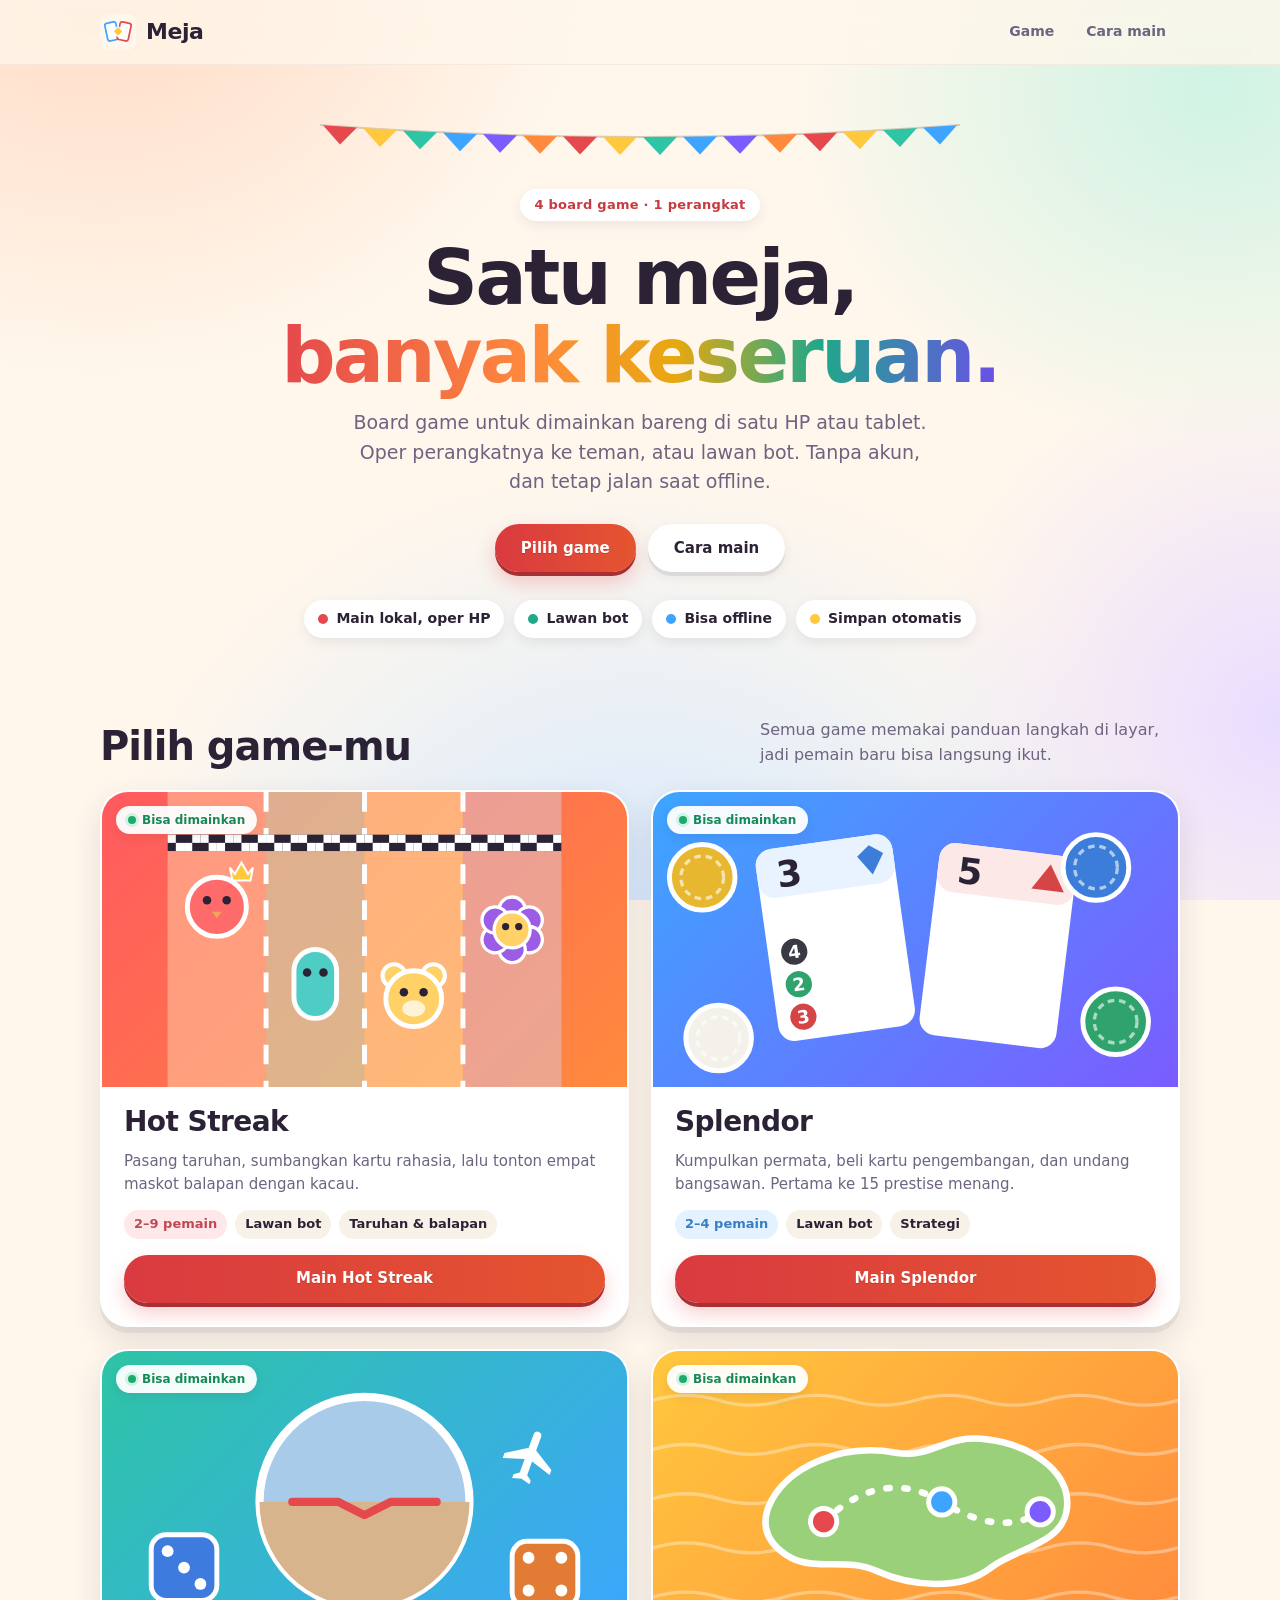
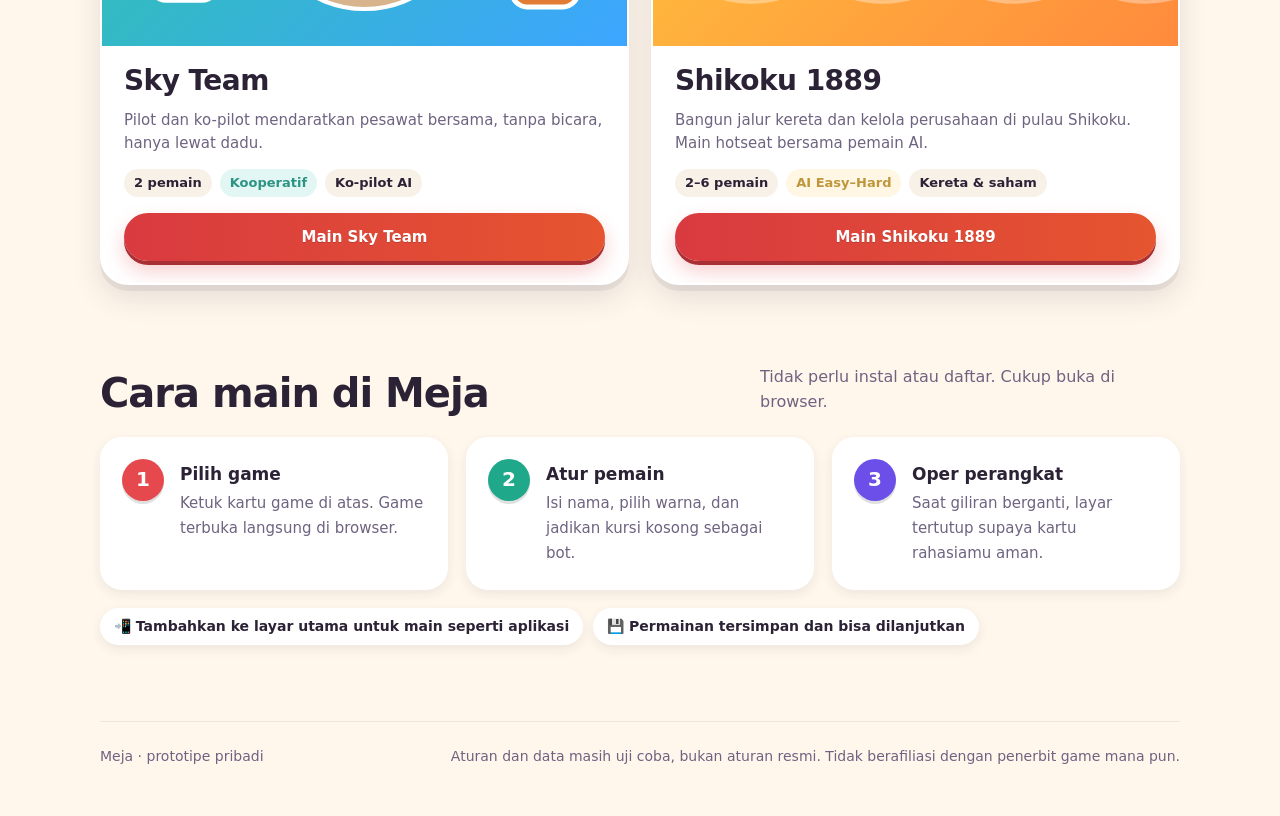
<file: index.html>
<!doctype html>
<html lang="id">
<head>
<meta charset="UTF-8" />
<meta name="viewport" content="width=device-width,initial-scale=1,viewport-fit=cover" />
<meta name="theme-color" content="#FFF7EC" />
<meta name="description" content="Meja — board game untuk dimainkan bareng di satu HP atau tablet. Hot Streak, Splendor, Sky Team, dan Shikoku." />
<title>Meja · Main board game bareng</title>
<link rel="icon" href="icon.svg" type="image/svg+xml" />
<link rel="manifest" href="manifest.webmanifest" />
<style>
  :root {
    --bg: #FFF7EC; --surface: #FFFFFF; --surface-2: #F7F1E8; --line: #EFE6DA;
    --text: #2B2236; --text-dim: #6E6380;
    --coral: #E5484D; --coral-press: #C73A3F; --coral-soft: #FFE1D3;
    --tangerine: #FF8A3D; --sunny: #FFC83D; --mint: #2EC4A6; --sky: #3DA5FF; --grape: #7B5CFF;
    --ok: #158A57; --ok-soft: #E3F6EC;
    --candy: linear-gradient(90deg, #D93A40, #E5552F);
    --font: system-ui, -apple-system, "Segoe UI Variable Text", "Segoe UI", Roboto, "Noto Sans", sans-serif;
    --display: ui-rounded, "SF Pro Rounded", "Segoe UI Variable Display", "Nunito", system-ui, sans-serif;
    --r-md: 16px; --r-lg: 28px;
    --shadow-sm: 0 4px 12px rgba(43, 34, 54, .08);
    --shadow: 0 12px 30px rgba(43, 34, 54, .12);
    --ease: cubic-bezier(.2, .8, .2, 1); --spring: cubic-bezier(.34, 1.56, .64, 1);
  }
  * { box-sizing: border-box; }
  html { color-scheme: light; scroll-behavior: smooth; }
  body {
    margin: 0; min-height: 100dvh; color: var(--text); font-family: var(--font); line-height: 1.55;
    -webkit-font-smoothing: antialiased;
    background:
      radial-gradient(800px 700px at 8% -5%, #FFD9C2 0, transparent 60%),
      radial-gradient(700px 600px at 95% 10%, #CFF3E4 0, transparent 60%),
      radial-gradient(900px 800px at 50% 105%, #D6E9FF 0, transparent 60%),
      radial-gradient(600px 600px at 100% 80%, #E9DDFF 0, transparent 60%),
      var(--bg);
    background-attachment: fixed;
  }
  a { color: inherit; }
  :focus-visible { outline: 3px solid var(--coral); outline-offset: 3px; border-radius: 8px; }
  .wrap { width: min(100% - 32px, 1080px); margin-inline: auto; }

  /* header */
  header.top {
    position: sticky; top: 0; z-index: 5;
    background: color-mix(in srgb, var(--bg) 80%, transparent); backdrop-filter: saturate(1.4) blur(12px);
    border-bottom: 1px solid rgba(239, 230, 218, .7);
  }
  header.top .wrap { display: flex; align-items: center; gap: 12px; min-height: 64px; }
  .brand { display: inline-flex; align-items: center; gap: 10px; text-decoration: none; font-family: var(--display); font-weight: 900; font-size: 22px; letter-spacing: -.02em; }
  .brand svg { width: 36px; height: 36px; }
  header nav { margin-left: auto; display: flex; gap: 4px; }
  header nav a { text-decoration: none; font-weight: 700; font-size: 14px; color: var(--text-dim); padding: 10px 14px; border-radius: 999px; }
  header nav a:hover { background: rgba(43, 34, 54, .06); color: var(--text); }

  /* hero */
  .hero { position: relative; padding: 56px 0 40px; text-align: center; }
  .bunting { display: block; width: min(100%, 640px); height: 44px; margin: 0 auto 24px; }
  .eyebrow { display: inline-block; padding: 6px 14px; border-radius: 999px; background: var(--surface); box-shadow: var(--shadow-sm); font-size: 13px; font-weight: 800; color: var(--coral-press); letter-spacing: .02em; }
  .hero h1 { font-family: var(--display); font-weight: 900; letter-spacing: -.035em; line-height: 1.02; font-size: clamp(40px, 8vw, 76px); margin: 18px 0 14px; }
  .hero h1 .pop { background: linear-gradient(90deg, #E5484D, #FF8A3D 35%, #E8A80F 55%, #1FA889 75%, #6B4FE8); -webkit-background-clip: text; background-clip: text; color: transparent; }
  .hero p.lead { max-width: 600px; margin: 0 auto 28px; font-size: clamp(16px, 2.2vw, 19px); color: var(--text-dim); }
  .cta-row { display: flex; flex-wrap: wrap; gap: 12px; justify-content: center; }
  .btn {
    display: inline-flex; align-items: center; justify-content: center; gap: 8px; min-height: 48px; padding: 12px 26px;
    border-radius: 999px; font-weight: 800; font-size: 15px; text-decoration: none; border: 0; cursor: pointer; font-family: inherit;
    transition: transform .15s var(--ease), box-shadow .15s var(--ease), filter .15s;
  }
  .btn.primary { background: var(--candy); color: #FFFFFF; box-shadow: 0 4px 0 #A82F33, 0 10px 20px rgba(229, 72, 77, .28); text-shadow: 0 1px 0 rgba(0, 0, 0, .15); }
  .btn.primary:hover { filter: brightness(1.05); transform: translateY(-1px); }
  .btn.primary:active { transform: translateY(4px); box-shadow: 0 0 0 #A82F33, 0 4px 8px rgba(229, 72, 77, .25); }
  .btn.ghost { background: var(--surface); color: var(--text); box-shadow: 0 4px 0 rgba(43, 34, 54, .08), var(--shadow-sm); }
  .btn.ghost:hover { transform: translateY(-1px); }
  .hero-chips { display: flex; flex-wrap: wrap; justify-content: center; gap: 10px; margin-top: 28px; }
  .chip { display: inline-flex; align-items: center; gap: 8px; padding: 8px 14px; border-radius: 999px; background: var(--surface); box-shadow: var(--shadow-sm); font-size: 14px; font-weight: 700; }
  .chip i { width: 10px; height: 10px; border-radius: 50%; display: inline-block; }

  /* section heads */
  section { padding: 40px 0; }
  .sec-head { display: flex; align-items: end; justify-content: space-between; gap: 16px; flex-wrap: wrap; margin-bottom: 22px; }
  .sec-head h2 { font-family: var(--display); font-weight: 900; letter-spacing: -.025em; font-size: clamp(28px, 4.4vw, 40px); margin: 0; line-height: 1.1; }
  .sec-head p { margin: 0; color: var(--text-dim); max-width: 420px; }

  /* game cards */
  .games { display: grid; grid-template-columns: repeat(2, minmax(0, 1fr)); gap: 22px; }
  @media (max-width: 760px) { .games { grid-template-columns: minmax(0, 1fr); } }
  .game {
    --c1: #FF5A5F; --c2: #FF8A3D;
    position: relative; display: flex; flex-direction: column; overflow: hidden;
    background: var(--surface); border: 2px solid #FFFFFF; border-radius: var(--r-lg);
    box-shadow: 0 6px 0 rgba(43, 34, 54, .07), var(--shadow);
    transition: transform .25s var(--spring), box-shadow .25s var(--ease);
  }
  .game:not(.soon):hover { transform: translateY(-6px) rotate(-.4deg); box-shadow: 0 10px 0 rgba(43, 34, 54, .07), 0 22px 40px rgba(43, 34, 54, .16); }
  .game .art { position: relative; aspect-ratio: 16 / 9; background: linear-gradient(135deg, var(--c1), var(--c2)); overflow: hidden; }
  .game .art svg { position: absolute; inset: 0; width: 100%; height: 100%; }
  .game .badge {
    position: absolute; top: 14px; left: 14px; z-index: 2; padding: 5px 12px; border-radius: 999px;
    background: rgba(255, 255, 255, .95); font-size: 12px; font-weight: 800; box-shadow: var(--shadow-sm);
  }
  .game .badge.live { color: var(--ok); }
  .game .badge.live::before { content: ''; display: inline-block; width: 8px; height: 8px; border-radius: 50%; background: #1FAA6B; margin-right: 6px; box-shadow: 0 0 0 3px #CFF3E4; }
  .game .badge.wait { color: var(--text-dim); }
  .game .body { display: flex; flex-direction: column; gap: 12px; padding: 20px 22px 22px; flex: 1; }
  .game h3 { font-family: var(--display); font-weight: 900; font-size: 28px; letter-spacing: -.02em; margin: 0; line-height: 1.1; }
  .game .pitch { margin: 0; color: var(--text-dim); font-size: 15px; }
  .game .facts { display: flex; flex-wrap: wrap; gap: 8px; margin: 2px 0 4px; padding: 0; list-style: none; }
  .game .facts li { padding: 4px 10px; border-radius: 999px; background: var(--surface-2); font-size: 13px; font-weight: 700; }
  .game .facts li.hl { background: color-mix(in srgb, var(--c1) 14%, #FFFFFF); color: color-mix(in srgb, var(--c1) 70%, #2B2236); }
  .game .go { margin-top: auto; align-self: stretch; }
  .game.soon .art { filter: saturate(.55); }
  .game.soon .go { background: var(--surface-2); color: var(--text-dim); box-shadow: none; cursor: not-allowed; text-shadow: none; }
  .game a.stretch::after { content: ''; position: absolute; inset: 0; z-index: 1; }

  /* how */
  .steps { display: grid; grid-template-columns: repeat(3, minmax(0, 1fr)); gap: 18px; counter-reset: s; padding: 0; margin: 0; list-style: none; }
  @media (max-width: 760px) { .steps { grid-template-columns: minmax(0, 1fr); } }
  .steps li { position: relative; padding: 22px 22px 22px 78px; background: var(--surface); border: 2px solid #FFFFFF; border-radius: 22px; box-shadow: var(--shadow-sm); }
  .steps li::before {
    counter-increment: s; content: counter(s);
    position: absolute; left: 20px; top: 20px; width: 42px; height: 42px; border-radius: 50%;
    display: grid; place-items: center; font-family: var(--display); font-weight: 900; font-size: 20px; color: #FFFFFF;
    box-shadow: 0 3px 0 rgba(0, 0, 0, .12);
  }
  .steps li:nth-child(1)::before { background: #E5484D; }
  .steps li:nth-child(2)::before { background: #1FA889; }
  .steps li:nth-child(3)::before { background: #6B4FE8; }
  .steps strong { display: block; font-size: 17px; margin-bottom: 4px; }
  .steps span { color: var(--text-dim); font-size: 15px; }

  .perks { display: flex; flex-wrap: wrap; gap: 10px; margin-top: 18px; }

  footer { padding: 36px 0 48px; color: var(--text-dim); font-size: 14px; }
  footer .wrap { display: flex; flex-wrap: wrap; gap: 8px 24px; justify-content: space-between; border-top: 1px solid var(--line); padding-top: 24px; }

  @media (prefers-reduced-motion: reduce) { *, *::before, *::after { transition: none !important; animation: none !important; scroll-behavior: auto !important; } }
  .float { animation: float 4s ease-in-out infinite; transform-origin: center; transform-box: fill-box; }
  .float.d2 { animation-delay: -1.3s; } .float.d3 { animation-delay: -2.6s; }
  @keyframes float { 50% { transform: translateY(-6px); } }
</style>
</head>
<body>
<header class="top">
  <div class="wrap">
    <a class="brand" href="#" aria-label="Meja, beranda">
      <svg viewBox="0 0 64 64" aria-hidden="true">
        <rect width="64" height="64" rx="16" fill="#FFF7EC" />
        <rect x="11" y="15" width="20" height="32" rx="4" fill="#FFFFFF" stroke="#3DA5FF" stroke-width="3" transform="rotate(-12 21 31)" />
        <rect x="33" y="15" width="20" height="32" rx="4" fill="#FFFFFF" stroke="#E5484D" stroke-width="3" transform="rotate(12 43 31)" />
        <path d="M32 22 41 31 32 40 23 31Z" fill="#FFC83D" stroke="#FFFFFF" stroke-width="2" />
      </svg>
      Meja
    </a>
    <nav aria-label="Navigasi">
      <a href="#game">Game</a>
      <a href="#cara">Cara main</a>
    </nav>
  </div>
</header>

<main>
  <section class="hero">
    <div class="wrap">
      <svg class="bunting" viewBox="0 0 640 44" aria-hidden="true">
        <path d="M0 4 Q320 28 640 4" fill="none" stroke="#D9CBB8" stroke-width="2" />
        <g id="flags"></g>
      </svg>
      <span class="eyebrow">4 board game · 1 perangkat</span>
      <h1>Satu meja,<br /><span class="pop">banyak keseruan.</span></h1>
      <p class="lead">Board game untuk dimainkan bareng di satu HP atau tablet. Oper perangkatnya ke teman, atau lawan bot. Tanpa akun, dan tetap jalan saat offline.</p>
      <div class="cta-row">
        <a class="btn primary" href="#game">Pilih game</a>
        <a class="btn ghost" href="#cara">Cara main</a>
      </div>
      <div class="hero-chips" aria-label="Keunggulan">
        <span class="chip"><i style="background:#E5484D"></i>Main lokal, oper HP</span>
        <span class="chip"><i style="background:#1FA889"></i>Lawan bot</span>
        <span class="chip"><i style="background:#3DA5FF"></i>Bisa offline</span>
        <span class="chip"><i style="background:#FFC83D"></i>Simpan otomatis</span>
      </div>
    </div>
  </section>

  <section id="game" aria-labelledby="game-title">
    <div class="wrap">
      <div class="sec-head">
        <h2 id="game-title">Pilih game-mu</h2>
        <p>Semua game memakai panduan langkah di layar, jadi pemain baru bisa langsung ikut.</p>
      </div>
      <div class="games" id="games"></div>
    </div>
  </section>

  <section id="cara" aria-labelledby="cara-title">
    <div class="wrap">
      <div class="sec-head">
        <h2 id="cara-title">Cara main di Meja</h2>
        <p>Tidak perlu instal atau daftar. Cukup buka di browser.</p>
      </div>
      <ol class="steps">
        <li><strong>Pilih game</strong><span>Ketuk kartu game di atas. Game terbuka langsung di browser.</span></li>
        <li><strong>Atur pemain</strong><span>Isi nama, pilih warna, dan jadikan kursi kosong sebagai bot.</span></li>
        <li><strong>Oper perangkat</strong><span>Saat giliran berganti, layar tertutup supaya kartu rahasiamu aman.</span></li>
      </ol>
      <div class="perks">
        <span class="chip">📲 Tambahkan ke layar utama untuk main seperti aplikasi</span>
        <span class="chip">💾 Permainan tersimpan dan bisa dilanjutkan</span>
      </div>
    </div>
  </section>
</main>

<footer>
  <div class="wrap">
    <span>Meja · prototipe pribadi</span>
    <span>Aturan dan data masih uji coba, bukan aturan resmi. Tidak berafiliasi dengan penerbit game mana pun.</span>
  </div>
</footer>

<script>
  // Game catalogue. url: path on this site (/meja-*/) or a full https URL; null = "Segera hadir".
  const GAMES = [
    {
      id: 'hotstreak', name: 'Hot Streak', url: '/meja-hotstreak/', c1: '#FF5A5F', c2: '#FF8A3D',
      pitch: 'Pasang taruhan, sumbangkan kartu rahasia, lalu tonton empat maskot balapan dengan kacau.',
      facts: ['2–9 pemain', 'Lawan bot', 'Taruhan & balapan'], hl: 0, art: 'race',
    },
    {
      id: 'splendor', name: 'Splendor', url: '/meja-splendor/', c1: '#3DA5FF', c2: '#7B5CFF',
      pitch: 'Kumpulkan permata, beli kartu pengembangan, dan undang bangsawan. Pertama ke 15 prestise menang.',
      facts: ['2–4 pemain', 'Lawan bot', 'Strategi'], hl: 0, art: 'gems',
    },
    {
      id: 'skyteam', name: 'Sky Team', url: '/meja-skyteam/', c1: '#2EC4A6', c2: '#3DA5FF',
      pitch: 'Pilot dan ko-pilot mendaratkan pesawat bersama, tanpa bicara, hanya lewat dadu.',
      facts: ['2 pemain', 'Kooperatif', 'Ko-pilot AI'], hl: 1, art: 'plane',
    },
    {
      id: 'shikoku', name: 'Shikoku 1889', url: 'https://shikoku.doncorleonez.my.id/', c1: '#FFC83D', c2: '#FF8A3D',
      pitch: 'Bangun jalur kereta dan kelola perusahaan di pulau Shikoku. Main hotseat bersama pemain AI.',
      facts: ['2–6 pemain', 'AI Easy–Hard', 'Kereta & saham'], hl: 1, art: 'island',
    },
  ];

  const ART = {
    race: `<svg viewBox="0 0 320 180" aria-hidden="true">
      <rect x="40" y="0" width="240" height="180" fill="#FFDDAA" opacity=".55"/>
      ${[0,1,2,3].map(i=>`<rect x="${40+i*60}" y="0" width="60" height="180" fill="${['#FF6B6B','#4ECDC4','#FFD166','#9B5DE5'][i]}" opacity=".18"/>`).join('')}
      ${[1,2,3].map(i=>`<path d="M${40+i*60} 0V180" stroke="#fff" stroke-width="3" stroke-dasharray="12 10"/>`).join('')}
      <rect x="40" y="26" width="240" height="10" fill="#2B2236"/>${Array.from({length:24},(_,i)=>`<rect x="${40+i*10}" y="${26+(i%2)*5}" width="5" height="5" fill="#fff"/><rect x="${45+i*10}" y="${31-(i%2)*5}" width="5" height="5" fill="#fff"/>`).join('')}
      <g class="float"><circle cx="70" cy="70" r="18" fill="#FF6B6B" stroke="#fff" stroke-width="3"/><circle cx="64" cy="66" r="2.6" fill="#2B2236"/><circle cx="76" cy="66" r="2.6" fill="#2B2236"/><path d="M67 73h6l-3 4z" fill="#F4A259"/></g>
      <g class="float d2"><rect x="117" y="96" width="26" height="42" rx="13" fill="#4ECDC4" stroke="#fff" stroke-width="3"/><circle cx="125" cy="110" r="2.6" fill="#2B2236"/><circle cx="135" cy="110" r="2.6" fill="#2B2236"/></g>
      <g class="float d3"><circle cx="178" cy="112" r="7" fill="#FFD166" stroke="#fff" stroke-width="2.5"/><circle cx="202" cy="112" r="7" fill="#FFD166" stroke="#fff" stroke-width="2.5"/><circle cx="190" cy="126" r="17" fill="#FFD166" stroke="#fff" stroke-width="3"/><ellipse cx="190" cy="132" rx="7" ry="5" fill="#FFF3D6"/><circle cx="184" cy="122" r="2.6" fill="#2B2236"/><circle cx="196" cy="122" r="2.6" fill="#2B2236"/></g>
      <g class="float d2">${[0,60,120,180,240,300].map(a=>`<circle cx="250" cy="${84-12}" r="8" fill="#9B5DE5" stroke="#fff" stroke-width="2" transform="rotate(${a} 250 84)"/>`).join('')}<circle cx="250" cy="84" r="11" fill="#FFD166" stroke="#fff" stroke-width="2"/><circle cx="246" cy="82" r="2.2" fill="#2B2236"/><circle cx="254" cy="82" r="2.2" fill="#2B2236"/></g>
      <path d="M78 46l3 4 4-7 4 7 3-4-1.5 8h-11z" fill="#FFC83D" stroke="#fff" stroke-width="1.2"/>
    </svg>`,
    gems: `<svg viewBox="0 0 320 180" aria-hidden="true">
      <g transform="rotate(-8 110 95)"><rect x="70" y="30" width="84" height="118" rx="10" fill="#fff"/><rect x="70" y="30" width="84" height="30" rx="10" fill="#E9F3FF"/><text x="82" y="54" font-family="ui-rounded,system-ui" font-weight="900" font-size="22" fill="#2B2236">3</text><path d="M140 36l8 6-8 12-8-12z" fill="#3B7DD8"/>${[['#D64545',3],['#2FA36B',2],['#3A3A44',4]].map(([c,n],i)=>`<circle cx="86" cy="${134-i*20}" r="9" fill="${c}" stroke="#fff" stroke-width="2"/><text x="86" y="${138-i*20}" text-anchor="middle" font-size="11" font-weight="800" fill="#fff" font-family="system-ui">${n}</text>`).join('')}</g>
      <g transform="rotate(7 205 95)"><rect x="168" y="34" width="84" height="118" rx="10" fill="#fff"/><rect x="168" y="34" width="84" height="30" rx="10" fill="#FDE8E8"/><text x="180" y="58" font-family="ui-rounded,system-ui" font-weight="900" font-size="22" fill="#2B2236">5</text><path d="M236 40l10 16h-20z" fill="#D64545"/></g>
      ${[['#F4F1EA',40,150],['#3B7DD8',270,46],['#2FA36B',282,140],['#E8B730',30,52]].map(([c,x,y],i)=>`<g class="float ${['','d2','d3','d2'][i]}"><circle cx="${x}" cy="${y}" r="20" fill="${c}" stroke="#fff" stroke-width="3"/><circle cx="${x}" cy="${y}" r="13" fill="none" stroke="#fff" stroke-opacity=".6" stroke-width="2" stroke-dasharray="4 3"/></g>`).join('')}
    </svg>`,
    plane: `<svg viewBox="0 0 320 180" aria-hidden="true">
      <circle cx="160" cy="92" r="64" fill="#A9CBEA" stroke="#fff" stroke-width="5"/>
      <path d="M96 92a64 64 0 0 0 128 0z" fill="#D8B48C"/>
      <path d="M116 92h28l16 8 16-8h28" fill="none" stroke="#E5484D" stroke-width="5" stroke-linecap="round" stroke-linejoin="round"/>
      <g class="float"><path transform="translate(250 40) rotate(20) scale(1.6)" d="M21 16v-2l-8-5V3.5a1.5 1.5 0 0 0-3 0V9l-8 5v2l8-2.5V19l-2 1.5V22l3.5-1 3.5 1v-1.5L13 19v-5.5z" fill="#fff"/></g>
      <g class="float d2"><rect x="30" y="112" width="40" height="40" rx="9" fill="#3D7BDE" stroke="#fff" stroke-width="3"/>${[[40,122],[60,142],[50,132]].map(([x,y])=>`<circle cx="${x}" cy="${y}" r="3.6" fill="#fff"/>`).join('')}</g>
      <g class="float d3"><rect x="250" y="116" width="40" height="40" rx="9" fill="#E27C34" stroke="#fff" stroke-width="3"/>${[[260,126],[280,126],[260,146],[280,146]].map(([x,y])=>`<circle cx="${x}" cy="${y}" r="3.6" fill="#fff"/>`).join('')}</g>
    </svg>`,
    island: `<svg viewBox="0 0 320 180" aria-hidden="true">
      ${[30,60,90,120,150].map((y,i)=>`<path d="M0 ${y} q20 -6 40 0 t40 0 t40 0 t40 0 t40 0 t40 0 t40 0 t40 0" fill="none" stroke="#fff" stroke-opacity=".35" stroke-width="2"/>`).join('')}
      <path d="M70 96c10-26 46-40 78-34 22 4 30-12 56-8 30 4 52 22 48 44-4 20-30 22-46 34-18 14-48 12-70 2-18-8-36 0-52-8-14-8-18-18-14-30z" fill="#9BD07A" stroke="#fff" stroke-width="4"/>
      <path d="M104 104 Q140 70 176 92 T236 98" fill="none" stroke="#fff" stroke-width="4" stroke-dasharray="2 9" stroke-linecap="round"/>
      ${[[104,104,'#E5484D'],[176,92,'#3DA5FF'],[236,98,'#7B5CFF']].map(([x,y,c])=>`<circle cx="${x}" cy="${y}" r="8" fill="${c}" stroke="#fff" stroke-width="3"/>`).join('')}
    </svg>`,
  };

  const esc = s => String(s).replace(/[&<>"]/g, c => ({ '&': '&amp;', '<': '&lt;', '>': '&gt;', '"': '&quot;' }[c]));
  document.getElementById('games').innerHTML = GAMES.map(g => {
    const live = !!g.url;
    return `<article class="game${live ? '' : ' soon'}" style="--c1:${g.c1};--c2:${g.c2}">
      <div class="art">${ART[g.art]}<span class="badge ${live ? 'live' : 'wait'}">${live ? 'Bisa dimainkan' : 'Segera hadir'}</span></div>
      <div class="body">
        <h3>${esc(g.name)}</h3>
        <p class="pitch">${esc(g.pitch)}</p>
        <ul class="facts">${g.facts.map((f, i) => `<li class="${i === g.hl ? 'hl' : ''}">${esc(f)}</li>`).join('')}</ul>
        ${live
          ? `<a class="btn primary go stretch" href="${esc(g.url)}">Main ${esc(g.name)}</a>`
          : `<span class="btn go" aria-disabled="true">Segera hadir</span>`}
      </div>
    </article>`;
  }).join('');

  // Bunting flags along the hero string.
  const flags = document.getElementById('flags'), cols = ['#E5484D', '#FFC83D', '#2EC4A6', '#3DA5FF', '#7B5CFF', '#FF8A3D'];
  const y = x => 4 + 24 * (1 - ((2 * x / 640) - 1) ** 2) * .5;
  for (let i = 0; i < 16; i++) {
    const x0 = i * 40, x1 = x0 + 40;
    const p = document.createElementNS('http://www.w3.org/2000/svg', 'path');
    p.setAttribute('d', `M${x0 + 3} ${y(x0 + 3)}L${x0 + 20} ${y(x0 + 20) + 18}L${x1 - 3} ${y(x1 - 3)}Z`);
    p.setAttribute('fill', cols[i % cols.length]);
    flags.appendChild(p);
  }
</script>
</body>
</html>
</file>
